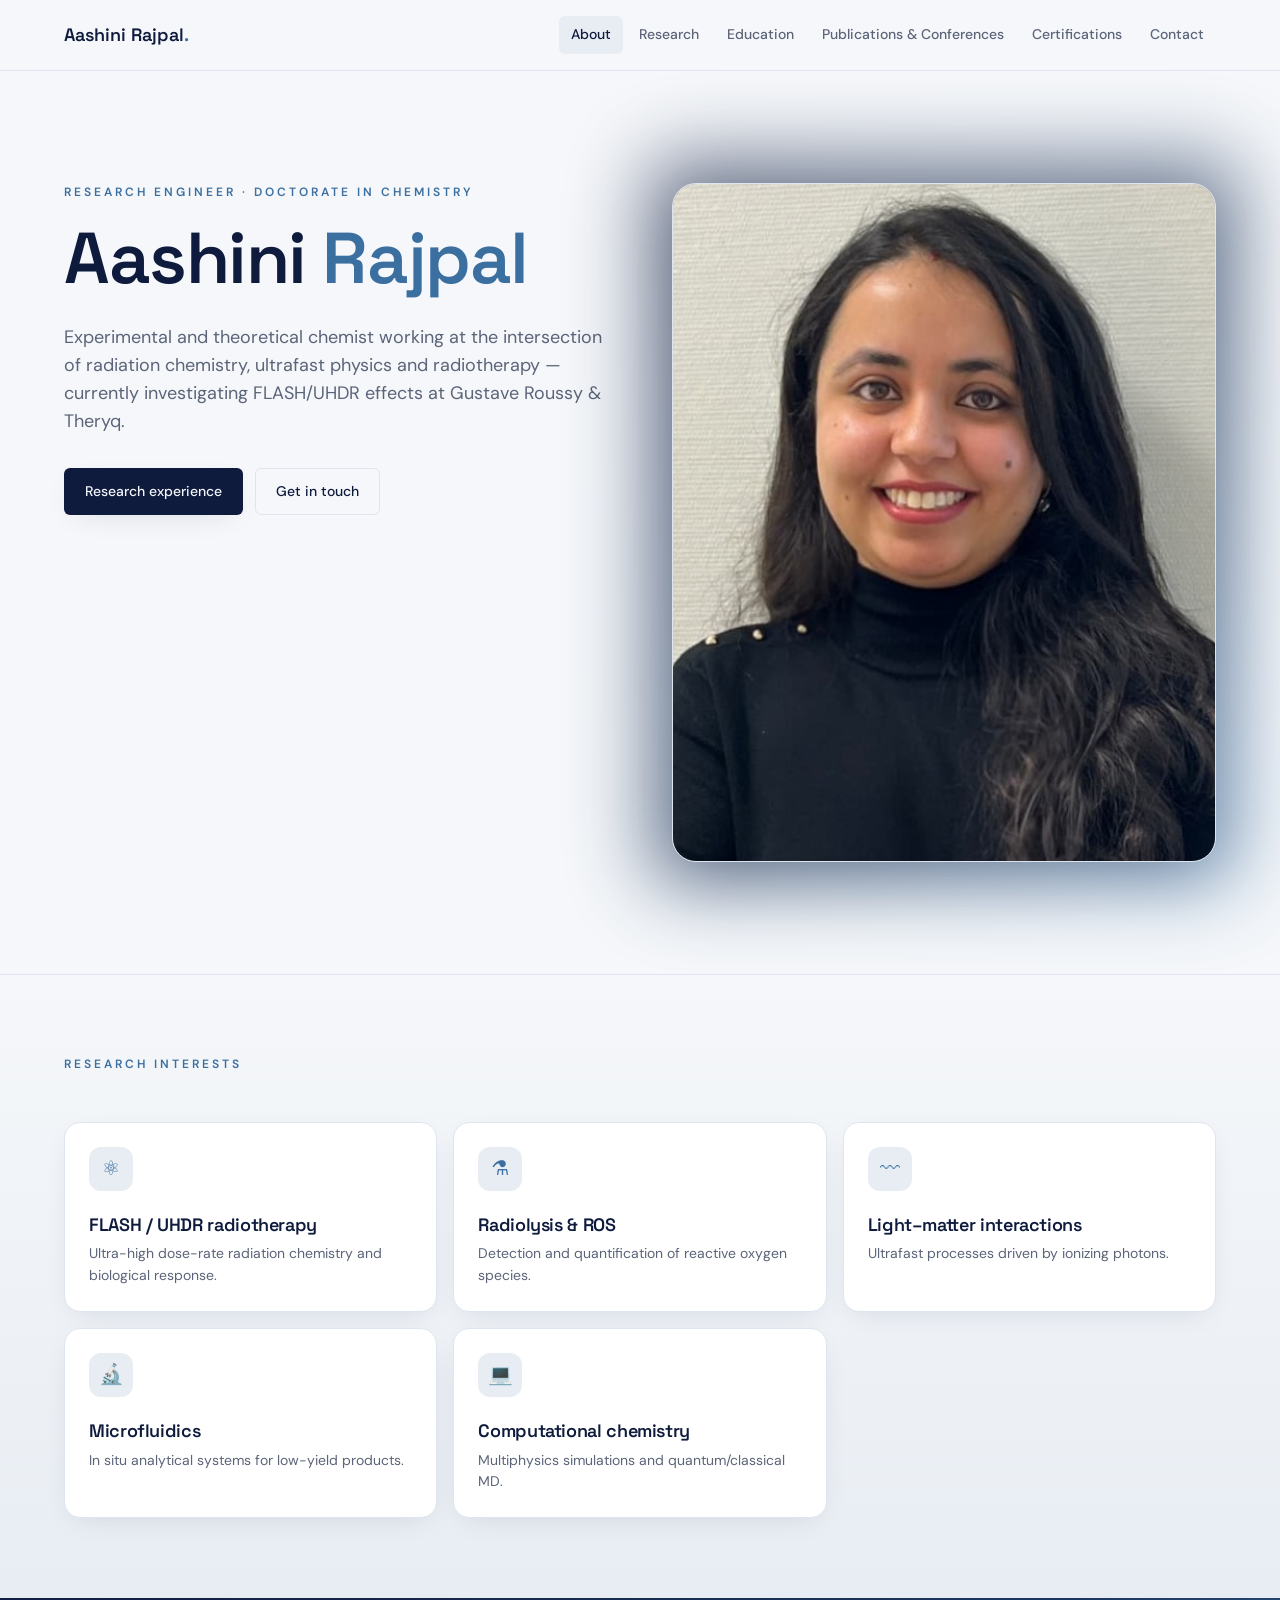
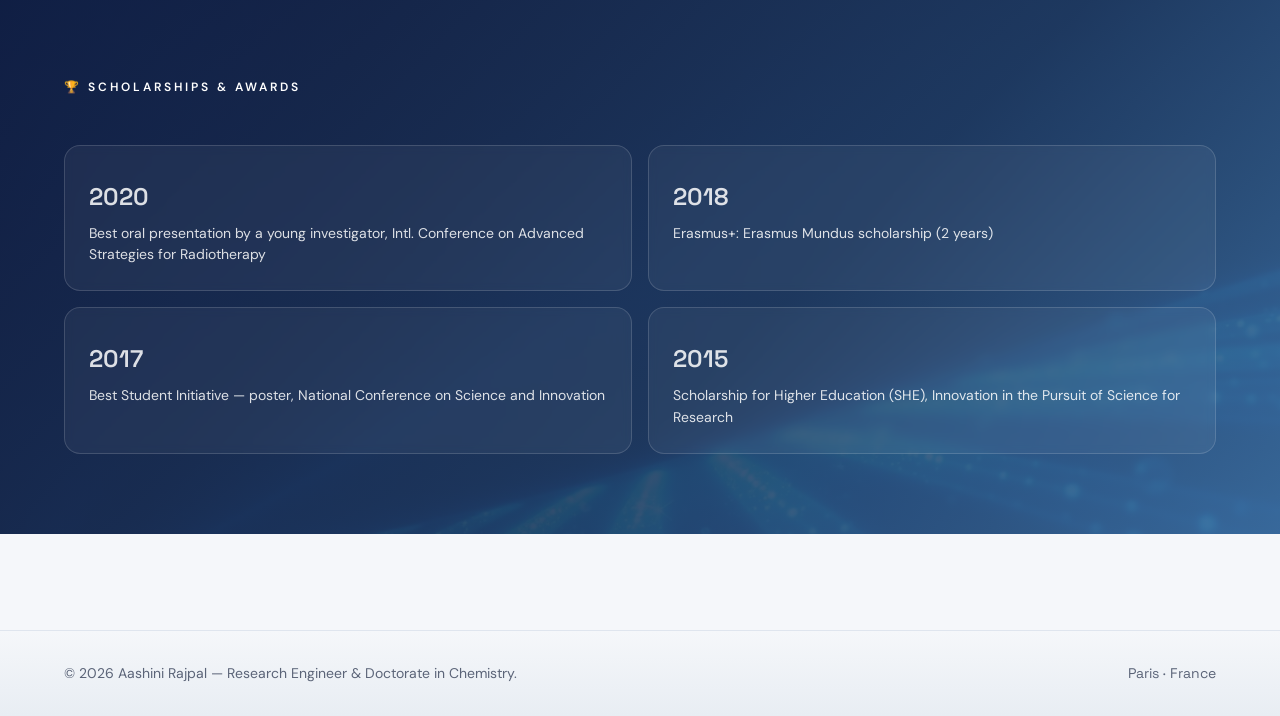
<file: index.html>
<!DOCTYPE html><html lang="en"><head>
<meta charset="utf-8"><meta name="viewport" content="width=device-width,initial-scale=1">
<title>About — Aashini Rajpal</title>
<meta name="description" content="Research Engineer and Doctorate in Chemistry. Experimental and theoretical work on FLASH/UHDR radiotherapy and radiation chemistry.">
<link rel="stylesheet" href="styles.css">
</head><body>
<header class="header"><nav class="nav">
<a class="brand" href="index.html">Aashini Rajpal<span>.</span></a>
<div class="nav-links"><a href="index.html" class="active">About</a><a href="research.html">Research</a><a href="education.html">Education</a><a href="publications.html">Publications & Conferences</a><a href="certifications.html">Certifications</a><a href="contact.html">Contact</a></div>
<button class="menu-btn" aria-label="menu">☰</button>
</nav><div class="mobile-menu"><a href="index.html">About</a><a href="research.html">Research</a><a href="education.html">Education</a><a href="publications.html">Publications & Conferences</a><a href="certifications.html">Certifications</a><a href="contact.html">Contact</a></div></header>
<main>
<section class="hero">
  <div>
    <p class="eyebrow">Research Engineer · Doctorate in Chemistry</p>
    <h1>Aashini <span class="accent">Rajpal</span></h1>
    <p class="lead">Experimental and theoretical chemist working at the intersection of radiation chemistry, ultrafast physics and radiotherapy — currently investigating FLASH/UHDR effects at Gustave Roussy &amp; Theryq.</p>
    <div class="hero-ctas">
      <a class="btn btn-primary" href="research.html">Research experience</a>
      <a class="btn btn-outline" href="contact.html">Get in touch</a>
    </div>
  </div>
  <div class="hero-img-wrap">
    <div class="hero-img-glow"></div>
    <div class="hero-img"><img src="assets/profile.jpg" alt="Portrait of Aashini Rajpal"></div>
  </div>
</section>

<section class="section section-subtle">
  <div class="container">
    <p class="eyebrow mb-12">Research interests</p>
    <div class="grid grid-3">
      <div class="card"><div class="icon-box">⚛</div><h3>FLASH / UHDR radiotherapy</h3><p>Ultra-high dose-rate radiation chemistry and biological response.</p></div><div class="card"><div class="icon-box">⚗</div><h3>Radiolysis &amp; ROS</h3><p>Detection and quantification of reactive oxygen species.</p></div><div class="card"><div class="icon-box">〰</div><h3>Light–matter interactions</h3><p>Ultrafast processes driven by ionizing photons.</p></div><div class="card"><div class="icon-box">🔬</div><h3>Microfluidics</h3><p>In situ analytical systems for low-yield products.</p></div><div class="card"><div class="icon-box">💻</div><h3>Computational chemistry</h3><p>Multiphysics simulations and quantum/classical MD.</p></div>
    </div>
  </div>
</section>

<section class="section section-dark">
  <img class="bg-img" src="assets/hero-bg.jpg" alt="">
  <div class="bg-overlay"></div>
  <div class="container">
    <p class="eyebrow mb-12" style="color:#fff">🏆 Scholarships & Awards</p>
    <ul class="grid grid-2">
      <li class="award-card"><p class="year">2020</p><p>Best oral presentation by a young investigator, Intl. Conference on Advanced Strategies for Radiotherapy</p></li><li class="award-card"><p class="year">2018</p><p>Erasmus+: Erasmus Mundus scholarship (2 years)</p></li><li class="award-card"><p class="year">2017</p><p>Best Student Initiative — poster, National Conference on Science and Innovation</p></li><li class="award-card"><p class="year">2015</p><p>Scholarship for Higher Education (SHE), Innovation in the Pursuit of Science for Research</p></li>
    </ul>
  </div>
</section>
</main>
<footer class="footer"><div class="footer-inner">
<p>© 2026 Aashini Rajpal — Research Engineer & Doctorate in Chemistry.</p>
<p style="font-family:var(--font-display)">Paris · France</p>
</div></footer>
<script src="script.js"></script>
</body></html>
</file>
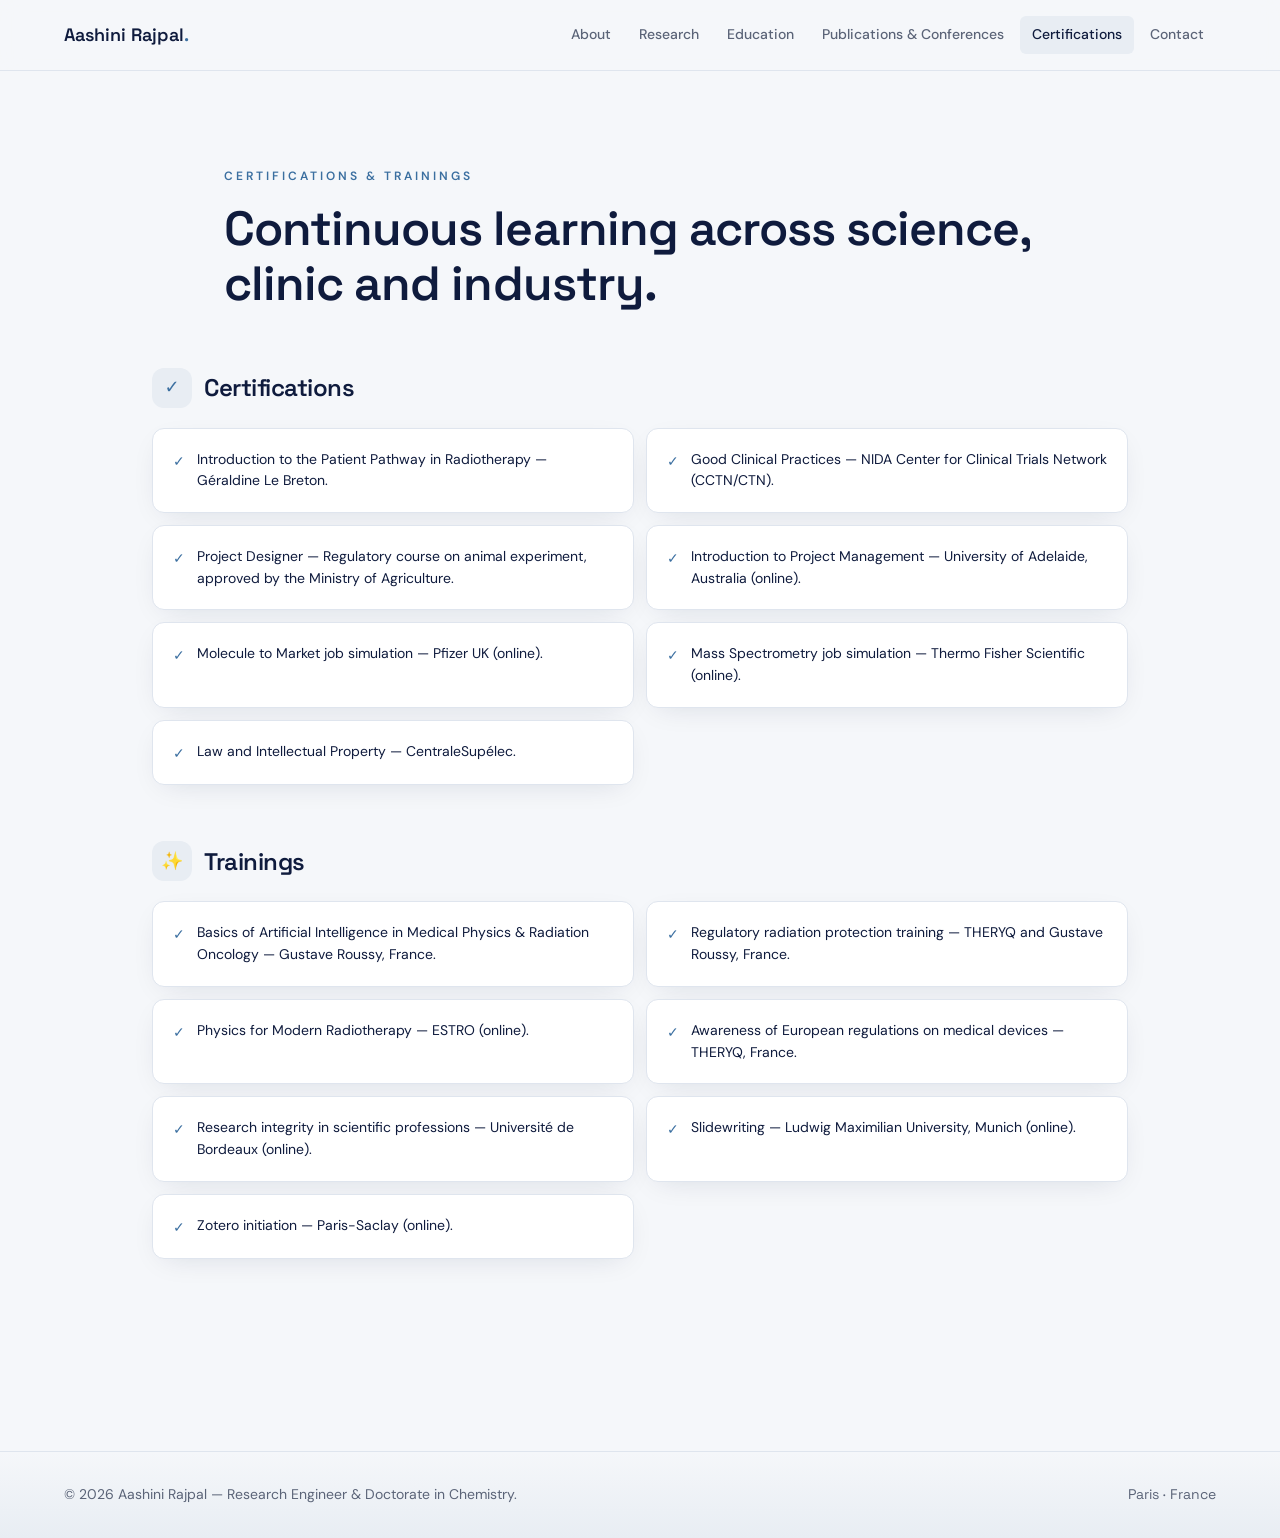
<file: certifications.html>
<!DOCTYPE html><html lang="en"><head>
<meta charset="utf-8"><meta name="viewport" content="width=device-width,initial-scale=1">
<title>Certifications &amp; Trainings — Aashini Rajpal</title>
<meta name="description" content="Professional certifications and trainings in radiotherapy, clinical research, project management and AI in medical physics.">
<link rel="stylesheet" href="styles.css">
</head><body>
<header class="header"><nav class="nav">
<a class="brand" href="index.html">Aashini Rajpal<span>.</span></a>
<div class="nav-links"><a href="index.html">About</a><a href="research.html">Research</a><a href="education.html">Education</a><a href="publications.html">Publications & Conferences</a><a href="certifications.html" class="active">Certifications</a><a href="contact.html">Contact</a></div>
<button class="menu-btn" aria-label="menu">☰</button>
</nav><div class="mobile-menu"><a href="index.html">About</a><a href="research.html">Research</a><a href="education.html">Education</a><a href="publications.html">Publications & Conferences</a><a href="certifications.html">Certifications</a><a href="contact.html">Contact</a></div></header>
<main><div class="page-header"><p class="eyebrow">Certifications &amp; Trainings</p><h1 class="page-title">Continuous learning across science, clinic and industry.</h1></div><div class="medium space-y-14" style="padding-bottom:96px"><section><div class="icon-head"><div class="ico">✓</div><h2>Certifications</h2></div><ul class="cert-grid"><li><span class="check">✓</span><span>Introduction to the Patient Pathway in Radiotherapy — Géraldine Le Breton.</span></li><li><span class="check">✓</span><span>Good Clinical Practices — NIDA Center for Clinical Trials Network (CCTN/CTN).</span></li><li><span class="check">✓</span><span>Project Designer — Regulatory course on animal experiment, approved by the Ministry of Agriculture.</span></li><li><span class="check">✓</span><span>Introduction to Project Management — University of Adelaide, Australia (online).</span></li><li><span class="check">✓</span><span>Molecule to Market job simulation — Pfizer UK (online).</span></li><li><span class="check">✓</span><span>Mass Spectrometry job simulation — Thermo Fisher Scientific (online).</span></li><li><span class="check">✓</span><span>Law and Intellectual Property — CentraleSupélec.</span></li></ul></section><section><div class="icon-head"><div class="ico">✨</div><h2>Trainings</h2></div><ul class="cert-grid"><li><span class="check">✓</span><span>Basics of Artificial Intelligence in Medical Physics &amp; Radiation Oncology — Gustave Roussy, France.</span></li><li><span class="check">✓</span><span>Regulatory radiation protection training — THERYQ and Gustave Roussy, France.</span></li><li><span class="check">✓</span><span>Physics for Modern Radiotherapy — ESTRO (online).</span></li><li><span class="check">✓</span><span>Awareness of European regulations on medical devices — THERYQ, France.</span></li><li><span class="check">✓</span><span>Research integrity in scientific professions — Université de Bordeaux (online).</span></li><li><span class="check">✓</span><span>Slidewriting — Ludwig Maximilian University, Munich (online).</span></li><li><span class="check">✓</span><span>Zotero initiation — Paris-Saclay (online).</span></li></ul></section></div></main>
<footer class="footer"><div class="footer-inner">
<p>© 2026 Aashini Rajpal — Research Engineer & Doctorate in Chemistry.</p>
<p style="font-family:var(--font-display)">Paris · France</p>
</div></footer>
<script src="script.js"></script>
</body></html>
</file>
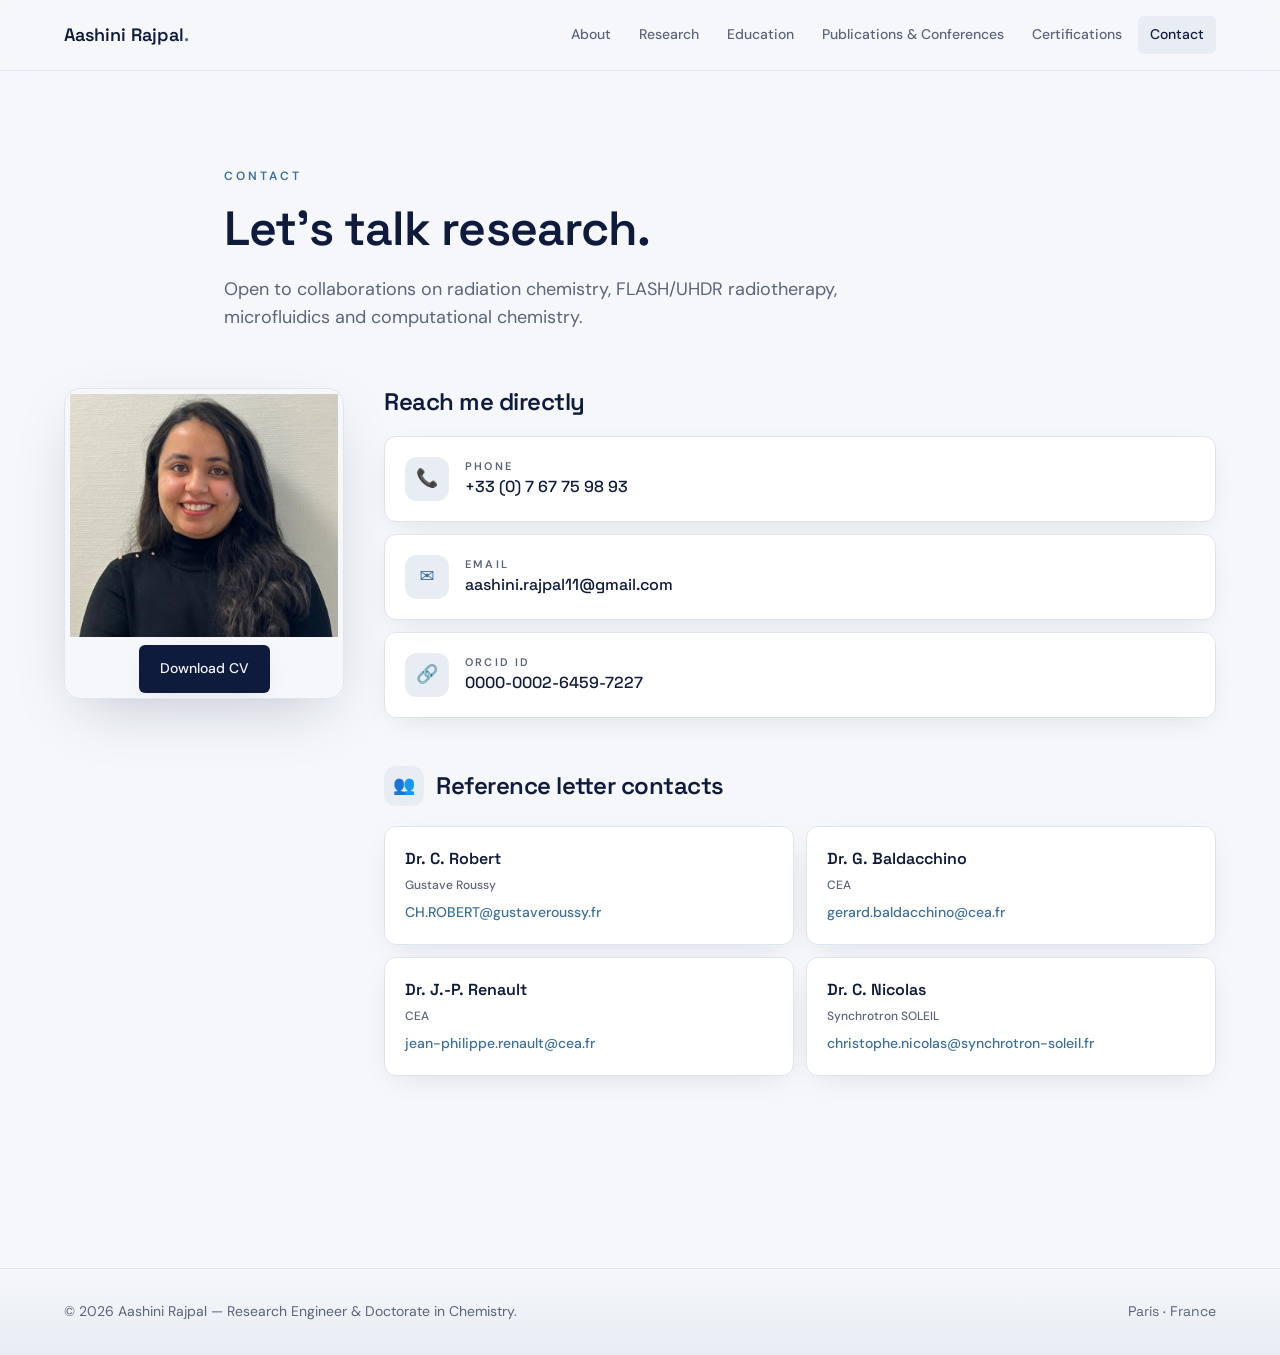
<file: contact.html>
<!DOCTYPE html><html lang="en"><head>
<meta charset="utf-8"><meta name="viewport" content="width=device-width,initial-scale=1">
<title>Contact — Aashini Rajpal</title>
<meta name="description" content="Get in touch with Aashini Rajpal — phone, email, ORCID and academic references.">
<link rel="stylesheet" href="styles.css">
</head><body>
<header class="header"><nav class="nav">
<a class="brand" href="index.html">Aashini Rajpal<span>.</span></a>
<div class="nav-links"><a href="index.html">About</a><a href="research.html">Research</a><a href="education.html">Education</a><a href="publications.html">Publications & Conferences</a><a href="certifications.html">Certifications</a><a href="contact.html" class="active">Contact</a></div>
<button class="menu-btn" aria-label="menu">☰</button>
</nav><div class="mobile-menu"><a href="index.html">About</a><a href="research.html">Research</a><a href="education.html">Education</a><a href="publications.html">Publications & Conferences</a><a href="certifications.html">Certifications</a><a href="contact.html">Contact</a></div></header>
<main><div class="page-header"><p class="eyebrow">Contact</p><h1 class="page-title">Let&#x27;s talk research.</h1><p class="page-desc">Open to collaborations on radiation chemistry, FLASH/UHDR radiotherapy, microfluidics and computational chemistry.</p></div><div class="container" style="padding-bottom:96px"><div class="contact-grid">
<aside><div class="contact-photo"><img class="photo-cv" src="assets/profile.jpg" alt="Aashini Rajpal"><a class="btn-cv" href="assets/research-engineer-aashini-france.pdf" download>Download CV</a></div></aside>
<div class="space-y-12">
  <section><h2 style="font-size:24px;font-weight:600">Reach me directly</h2><ul class="contact-list"><li><a class="contact-item" href="tel:+33767759893"><div class="ico">📞</div><div><p class="label">Phone</p><p class="val">+33 (0) 7 67 75 98 93</p></div></a></li><li><a class="contact-item" href="mailto:aashini.rajpal11@gmail.com"><div class="ico">✉</div><div><p class="label">Email</p><p class="val">aashini.rajpal11@gmail.com</p></div></a></li><li><a class="contact-item" href="https://orcid.org/0000-0002-6459-7227" target="_blank" rel="noreferrer"><div class="ico">🔗</div><div><p class="label">ORCID iD</p><p class="val">0000-0002-6459-7227</p></div></a></li></ul></section>
  <section><div class="icon-head"><div class="ico">👥</div><h2>Reference letter contacts</h2></div><div class="ref-grid"><a class="ref-card" href="mailto:CH.ROBERT@gustaveroussy.fr"><p class="name">Dr. C. Robert</p><p class="org">Gustave Roussy</p><p class="email">CH.ROBERT@gustaveroussy.fr</p></a><a class="ref-card" href="mailto:gerard.baldacchino@cea.fr"><p class="name">Dr. G. Baldacchino</p><p class="org">CEA</p><p class="email">gerard.baldacchino@cea.fr</p></a><a class="ref-card" href="mailto:jean-philippe.renault@cea.fr"><p class="name">Dr. J.-P. Renault</p><p class="org">CEA</p><p class="email">jean-philippe.renault@cea.fr</p></a><a class="ref-card" href="mailto:christophe.nicolas@synchrotron-soleil.fr"><p class="name">Dr. C. Nicolas</p><p class="org">Synchrotron SOLEIL</p><p class="email">christophe.nicolas@synchrotron-soleil.fr</p></a></div></section>
</div></div></div></main>
<footer class="footer"><div class="footer-inner">
<p>© 2026 Aashini Rajpal — Research Engineer & Doctorate in Chemistry.</p>
<p style="font-family:var(--font-display)">Paris · France</p>
</div></footer>
<script src="script.js"></script>
</body></html>
</file>
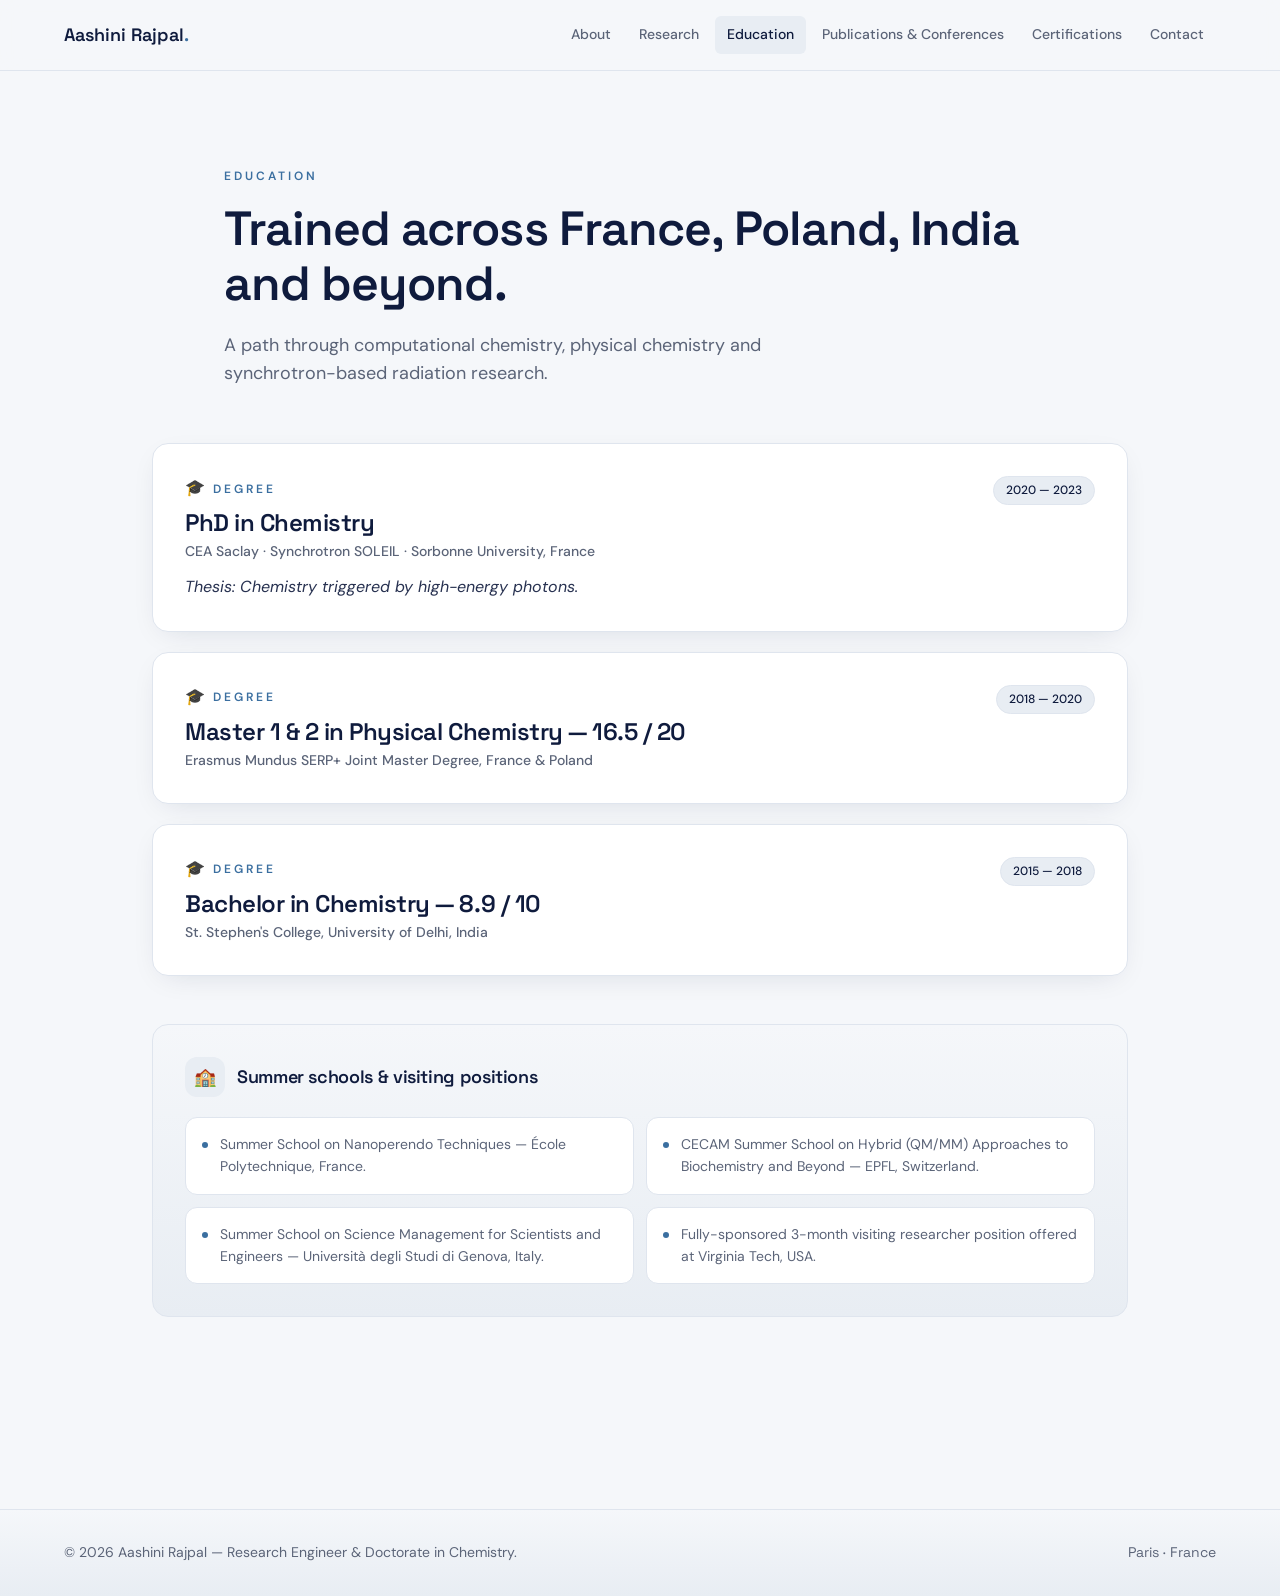
<file: education.html>
<!DOCTYPE html><html lang="en"><head>
<meta charset="utf-8"><meta name="viewport" content="width=device-width,initial-scale=1">
<title>Education — Aashini Rajpal</title>
<meta name="description" content="PhD, Erasmus Mundus Master in Physical Chemistry, Bachelor in Chemistry, summer schools across Europe and the US.">
<link rel="stylesheet" href="styles.css">
</head><body>
<header class="header"><nav class="nav">
<a class="brand" href="index.html">Aashini Rajpal<span>.</span></a>
<div class="nav-links"><a href="index.html">About</a><a href="research.html">Research</a><a href="education.html" class="active">Education</a><a href="publications.html">Publications & Conferences</a><a href="certifications.html">Certifications</a><a href="contact.html">Contact</a></div>
<button class="menu-btn" aria-label="menu">☰</button>
</nav><div class="mobile-menu"><a href="index.html">About</a><a href="research.html">Research</a><a href="education.html">Education</a><a href="publications.html">Publications & Conferences</a><a href="certifications.html">Certifications</a><a href="contact.html">Contact</a></div></header>
<main><div class="page-header"><p class="eyebrow">Education</p><h1 class="page-title">Trained across France, Poland, India and beyond.</h1><p class="page-desc">A path through computational chemistry, physical chemistry and synchrotron-based radiation research.</p></div><div class="medium space-y-12" style="padding-bottom:96px">
<div class="grid" style="gap:20px"><article class="degree-card"><div class="degree-row">
<div>
<div style="display:inline-flex;align-items:center;gap:8px;color:var(--accent);margin-bottom:8px">🎓 <span class="eyebrow" style="margin:0">Degree</span></div>
<h2>PhD in Chemistry</h2><p class="org">CEA Saclay · Synchrotron SOLEIL · Sorbonne University, France</p><p class="summary" style="margin-top:12px">Thesis: Chemistry triggered by high-energy photons.</p>
</div><span class="pill">2020 — 2023</span>
</div></article><article class="degree-card"><div class="degree-row">
<div>
<div style="display:inline-flex;align-items:center;gap:8px;color:var(--accent);margin-bottom:8px">🎓 <span class="eyebrow" style="margin:0">Degree</span></div>
<h2>Master 1 &amp; 2 in Physical Chemistry — 16.5 / 20</h2><p class="org">Erasmus Mundus SERP+ Joint Master Degree, France &amp; Poland</p>
</div><span class="pill">2018 — 2020</span>
</div></article><article class="degree-card"><div class="degree-row">
<div>
<div style="display:inline-flex;align-items:center;gap:8px;color:var(--accent);margin-bottom:8px">🎓 <span class="eyebrow" style="margin:0">Degree</span></div>
<h2>Bachelor in Chemistry — 8.9 / 10</h2><p class="org">St. Stephen&#x27;s College, University of Delhi, India</p>
</div><span class="pill">2015 — 2018</span>
</div></article></div>
<section class="section-box">
  <div class="icon-head"><div class="ico">🏫</div><h2 style="font-size:18px">Summer schools & visiting positions</h2></div>
  <ul class="bullet-list"><li>Summer School on Nanoperendo Techniques — École Polytechnique, France.</li><li>CECAM Summer School on Hybrid (QM/MM) Approaches to Biochemistry and Beyond — EPFL, Switzerland.</li><li>Summer School on Science Management for Scientists and Engineers — Università degli Studi di Genova, Italy.</li><li>Fully-sponsored 3-month visiting researcher position offered at Virginia Tech, USA.</li></ul>
</section></div></main>
<footer class="footer"><div class="footer-inner">
<p>© 2026 Aashini Rajpal — Research Engineer & Doctorate in Chemistry.</p>
<p style="font-family:var(--font-display)">Paris · France</p>
</div></footer>
<script src="script.js"></script>
</body></html>
</file>
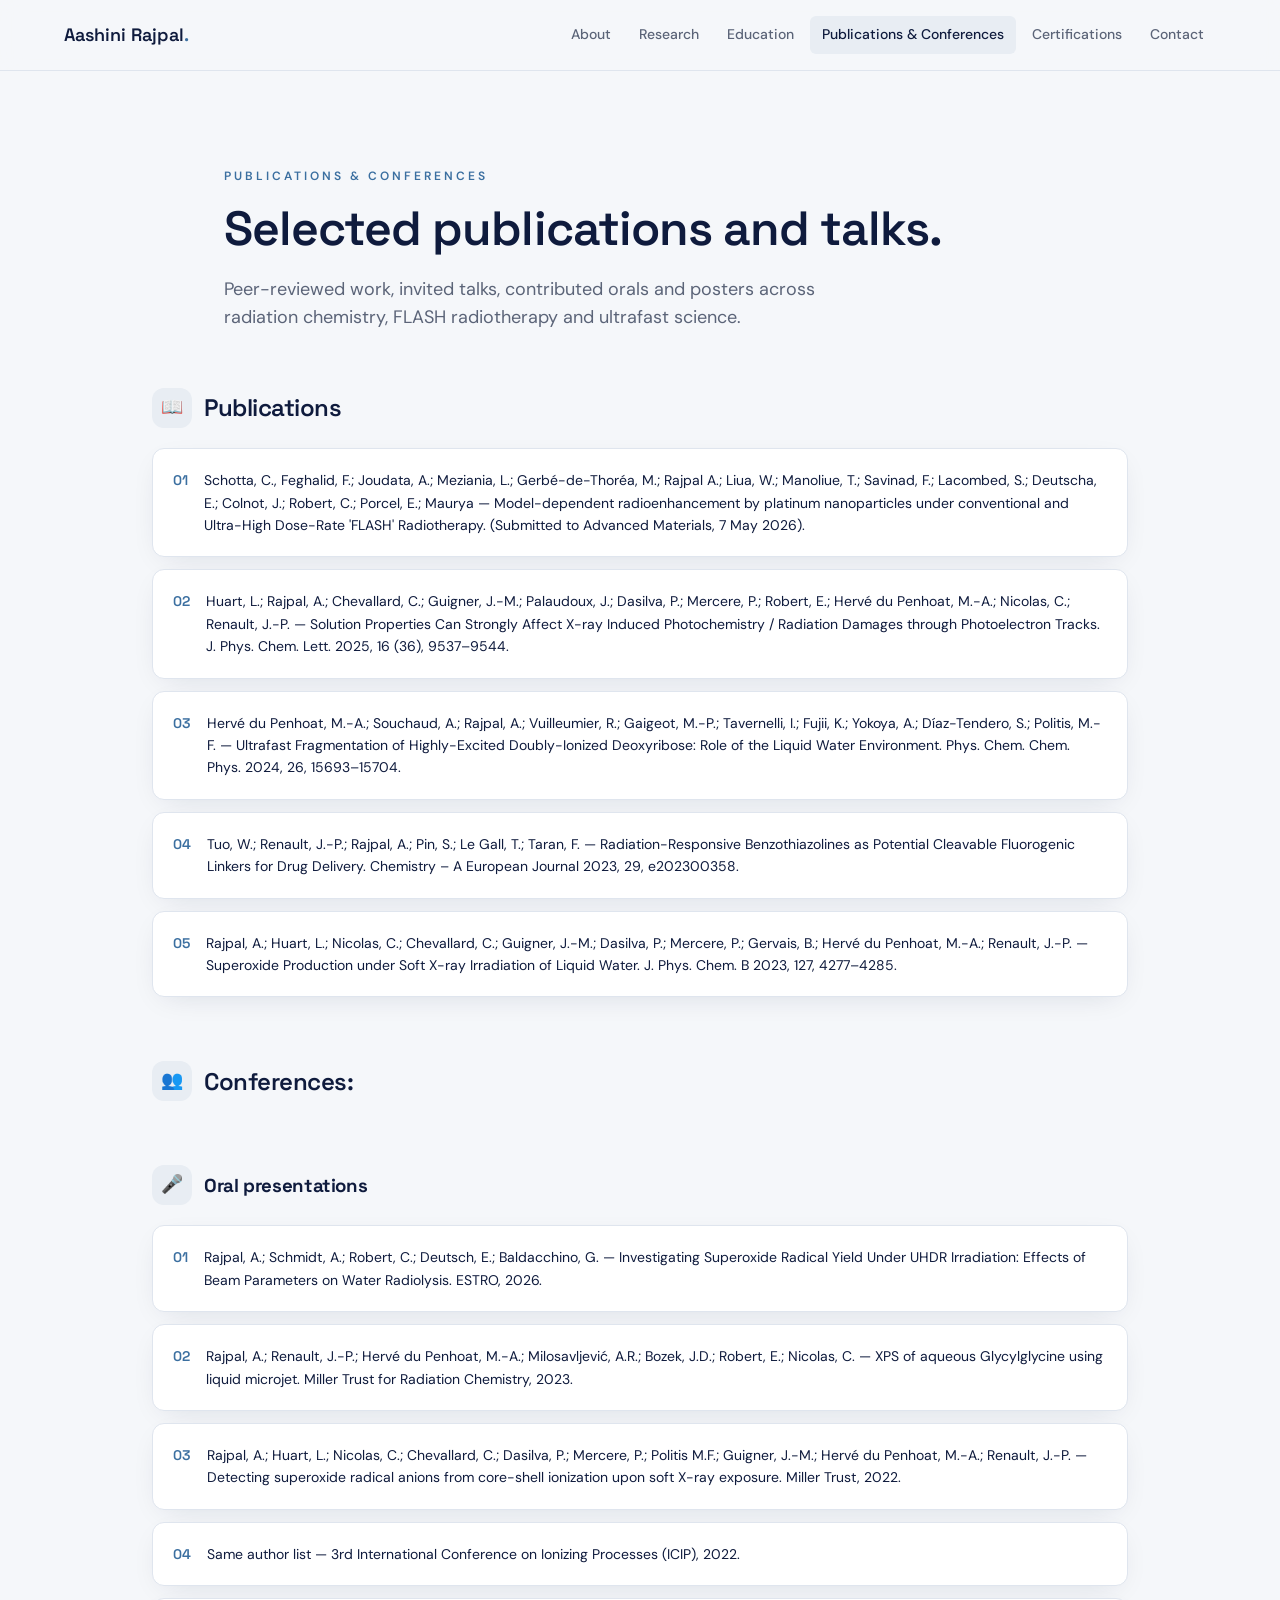
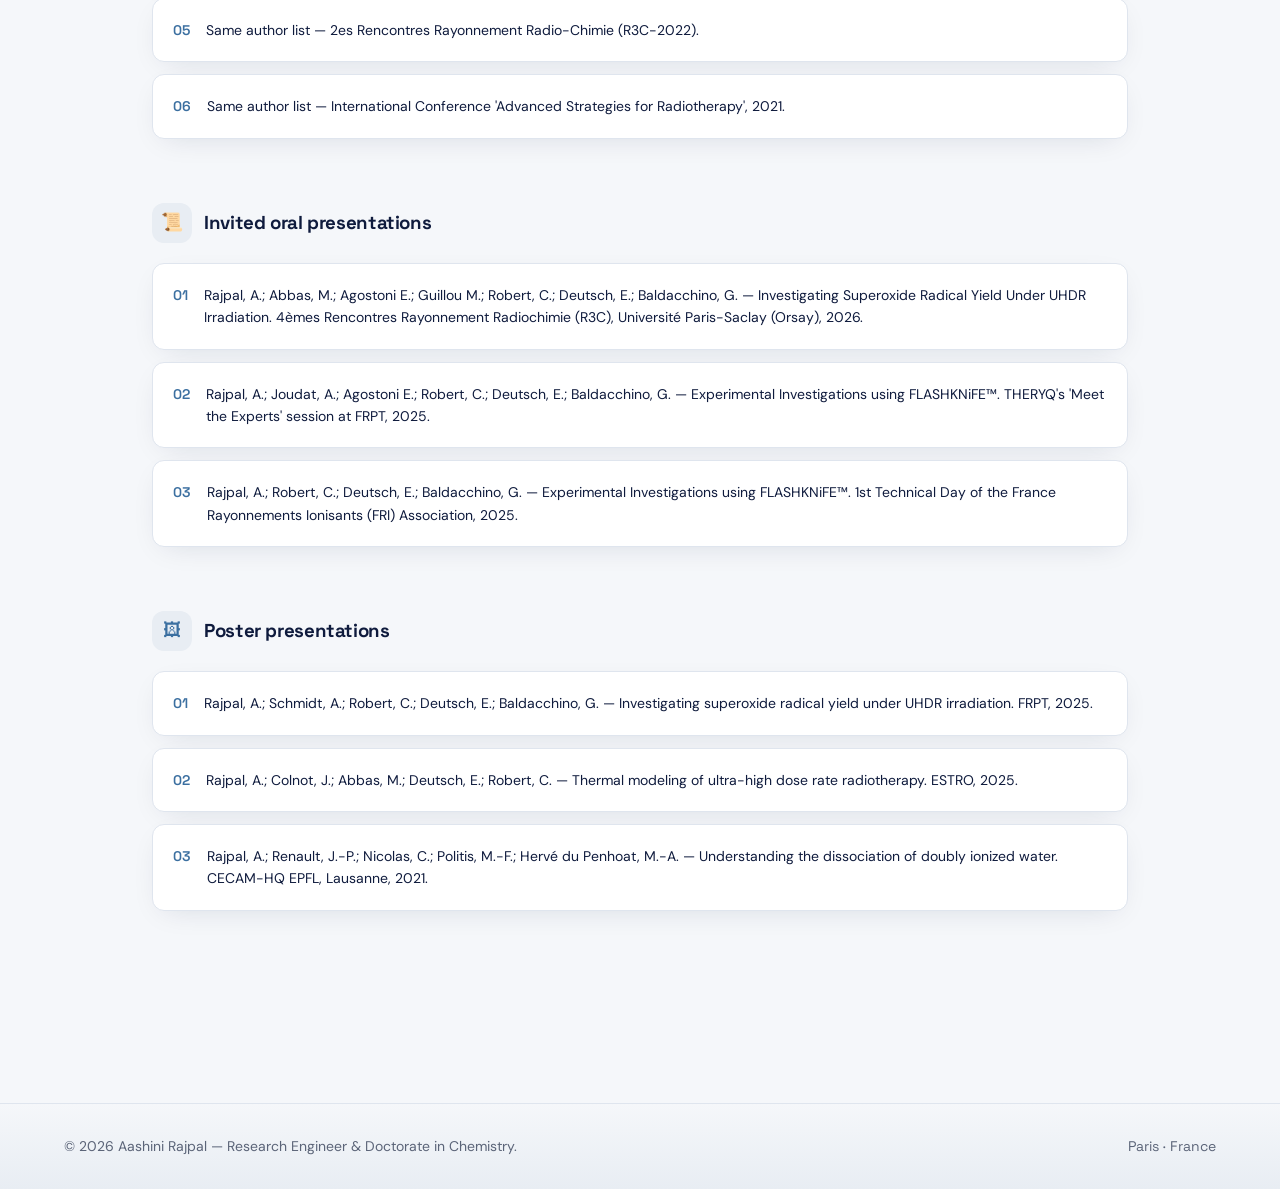
<file: publications.html>
<!DOCTYPE html><html lang="en"><head>
<meta charset="utf-8"><meta name="viewport" content="width=device-width,initial-scale=1">
<title>Publications &amp; Conferences — Aashini Rajpal</title>
<meta name="description" content="Peer-reviewed publications, oral and poster presentations across radiation chemistry and FLASH radiotherapy.">
<link rel="stylesheet" href="styles.css">
</head><body>
<header class="header"><nav class="nav">
<a class="brand" href="index.html">Aashini Rajpal<span>.</span></a>
<div class="nav-links"><a href="index.html">About</a><a href="research.html">Research</a><a href="education.html">Education</a><a href="publications.html" class="active">Publications & Conferences</a><a href="certifications.html">Certifications</a><a href="contact.html">Contact</a></div>
<button class="menu-btn" aria-label="menu">☰</button>
</nav><div class="mobile-menu"><a href="index.html">About</a><a href="research.html">Research</a><a href="education.html">Education</a><a href="publications.html">Publications & Conferences</a><a href="certifications.html">Certifications</a><a href="contact.html">Contact</a></div></header>
<main><div class="page-header"><p class="eyebrow">Publications &amp; Conferences</p><h1 class="page-title">Selected publications and talks.</h1><p class="page-desc">Peer-reviewed work, invited talks, contributed orals and posters across radiation chemistry, FLASH radiotherapy and ultrafast science.</p></div><div class="medium space-y-16" style="padding-bottom:96px"><section><div class="icon-head"><div class="ico">📖</div><h2>Publications</h2></div><ol class="num-list"><li><span class="n">01</span><p>Schotta, C., Feghalid, F.; Joudata, A.; Meziania, L.; Gerbé-de-Thoréa, M.; Rajpal A.; Liua, W.; Manoliue, T.; Savinad, F.; Lacombed, S.; Deutscha, E.; Colnot, J.; Robert, C.; Porcel, E.; Maurya — Model-dependent radioenhancement by platinum nanoparticles under conventional and Ultra-High Dose-Rate &#x27;FLASH&#x27; Radiotherapy. (Submitted to Advanced Materials, 7 May 2026).</p></li><li><span class="n">02</span><p>Huart, L.; Rajpal, A.; Chevallard, C.; Guigner, J.-M.; Palaudoux, J.; Dasilva, P.; Mercere, P.; Robert, E.; Hervé du Penhoat, M.-A.; Nicolas, C.; Renault, J.-P. — Solution Properties Can Strongly Affect X-ray Induced Photochemistry / Radiation Damages through Photoelectron Tracks. J. Phys. Chem. Lett. 2025, 16 (36), 9537–9544.</p></li><li><span class="n">03</span><p>Hervé du Penhoat, M.-A.; Souchaud, A.; Rajpal, A.; Vuilleumier, R.; Gaigeot, M.-P.; Tavernelli, I.; Fujii, K.; Yokoya, A.; Díaz-Tendero, S.; Politis, M.-F. — Ultrafast Fragmentation of Highly-Excited Doubly-Ionized Deoxyribose: Role of the Liquid Water Environment. Phys. Chem. Chem. Phys. 2024, 26, 15693–15704.</p></li><li><span class="n">04</span><p>Tuo, W.; Renault, J.-P.; Rajpal, A.; Pin, S.; Le Gall, T.; Taran, F. — Radiation-Responsive Benzothiazolines as Potential Cleavable Fluorogenic Linkers for Drug Delivery. Chemistry – A European Journal 2023, 29, e202300358.</p></li><li><span class="n">05</span><p>Rajpal, A.; Huart, L.; Nicolas, C.; Chevallard, C.; Guigner, J.-M.; Dasilva, P.; Mercere, P.; Gervais, B.; Hervé du Penhoat, M.-A.; Renault, J.-P. — Superoxide Production under Soft X-ray Irradiation of Liquid Water. J. Phys. Chem. B 2023, 127, 4277–4285.</p></li></ol></section><section><div class="icon-head"><div class="ico">👥</div><h2>Conferences:</h2></div></section><section><div class="icon-head"><div class="ico">🎤</div><h3>Oral presentations</h3></div><ol class="num-list"><li><span class="n">01</span><p>Rajpal, A.; Schmidt, A.; Robert, C.; Deutsch, E.; Baldacchino, G. — Investigating Superoxide Radical Yield Under UHDR Irradiation: Effects of Beam Parameters on Water Radiolysis. ESTRO, 2026.</p></li><li><span class="n">02</span><p>Rajpal, A.; Renault, J.-P.; Hervé du Penhoat, M.-A.; Milosavljević, A.R.; Bozek, J.D.; Robert, E.; Nicolas, C. — XPS of aqueous Glycylglycine using liquid microjet. Miller Trust for Radiation Chemistry, 2023.</p></li><li><span class="n">03</span><p>Rajpal, A.; Huart, L.; Nicolas, C.; Chevallard, C.; Dasilva, P.; Mercere, P.; Politis M.F.; Guigner, J.-M.; Hervé du Penhoat, M.-A.; Renault, J.-P. — Detecting superoxide radical anions from core-shell ionization upon soft X-ray exposure. Miller Trust, 2022.</p></li><li><span class="n">04</span><p>Same author list — 3rd International Conference on Ionizing Processes (ICIP), 2022.</p></li><li><span class="n">05</span><p>Same author list — 2es Rencontres Rayonnement Radio-Chimie (R3C-2022).</p></li><li><span class="n">06</span><p>Same author list — International Conference &#x27;Advanced Strategies for Radiotherapy&#x27;, 2021.</p></li></ol></section><section><div class="icon-head"><div class="ico">📜</div><h3>Invited oral presentations</h3></div><ol class="num-list"><li><span class="n">01</span><p>Rajpal, A.; Abbas, M.; Agostoni E.; Guillou M.; Robert, C.; Deutsch, E.; Baldacchino, G. — Investigating Superoxide Radical Yield Under UHDR Irradiation. 4èmes Rencontres Rayonnement Radiochimie (R3C), Université Paris-Saclay (Orsay), 2026.</p></li><li><span class="n">02</span><p>Rajpal, A.; Joudat, A.; Agostoni E.; Robert, C.; Deutsch, E.; Baldacchino, G. — Experimental Investigations using FLASHKNiFE™. THERYQ&#x27;s &#x27;Meet the Experts&#x27; session at FRPT, 2025.</p></li><li><span class="n">03</span><p>Rajpal, A.; Robert, C.; Deutsch, E.; Baldacchino, G. — Experimental Investigations using FLASHKNiFE™. 1st Technical Day of the France Rayonnements Ionisants (FRI) Association, 2025.</p></li></ol></section><section><div class="icon-head"><div class="ico">🖼</div><h3>Poster presentations</h3></div><ol class="num-list"><li><span class="n">01</span><p>Rajpal, A.; Schmidt, A.; Robert, C.; Deutsch, E.; Baldacchino, G. — Investigating superoxide radical yield under UHDR irradiation. FRPT, 2025.</p></li><li><span class="n">02</span><p>Rajpal, A.; Colnot, J.; Abbas, M.; Deutsch, E.; Robert, C. — Thermal modeling of ultra-high dose rate radiotherapy. ESTRO, 2025.</p></li><li><span class="n">03</span><p>Rajpal, A.; Renault, J.-P.; Nicolas, C.; Politis, M.-F.; Hervé du Penhoat, M.-A. — Understanding the dissociation of doubly ionized water. CECAM-HQ EPFL, Lausanne, 2021.</p></li></ol></section></div></main>
<footer class="footer"><div class="footer-inner">
<p>© 2026 Aashini Rajpal — Research Engineer & Doctorate in Chemistry.</p>
<p style="font-family:var(--font-display)">Paris · France</p>
</div></footer>
<script src="script.js"></script>
</body></html>
</file>
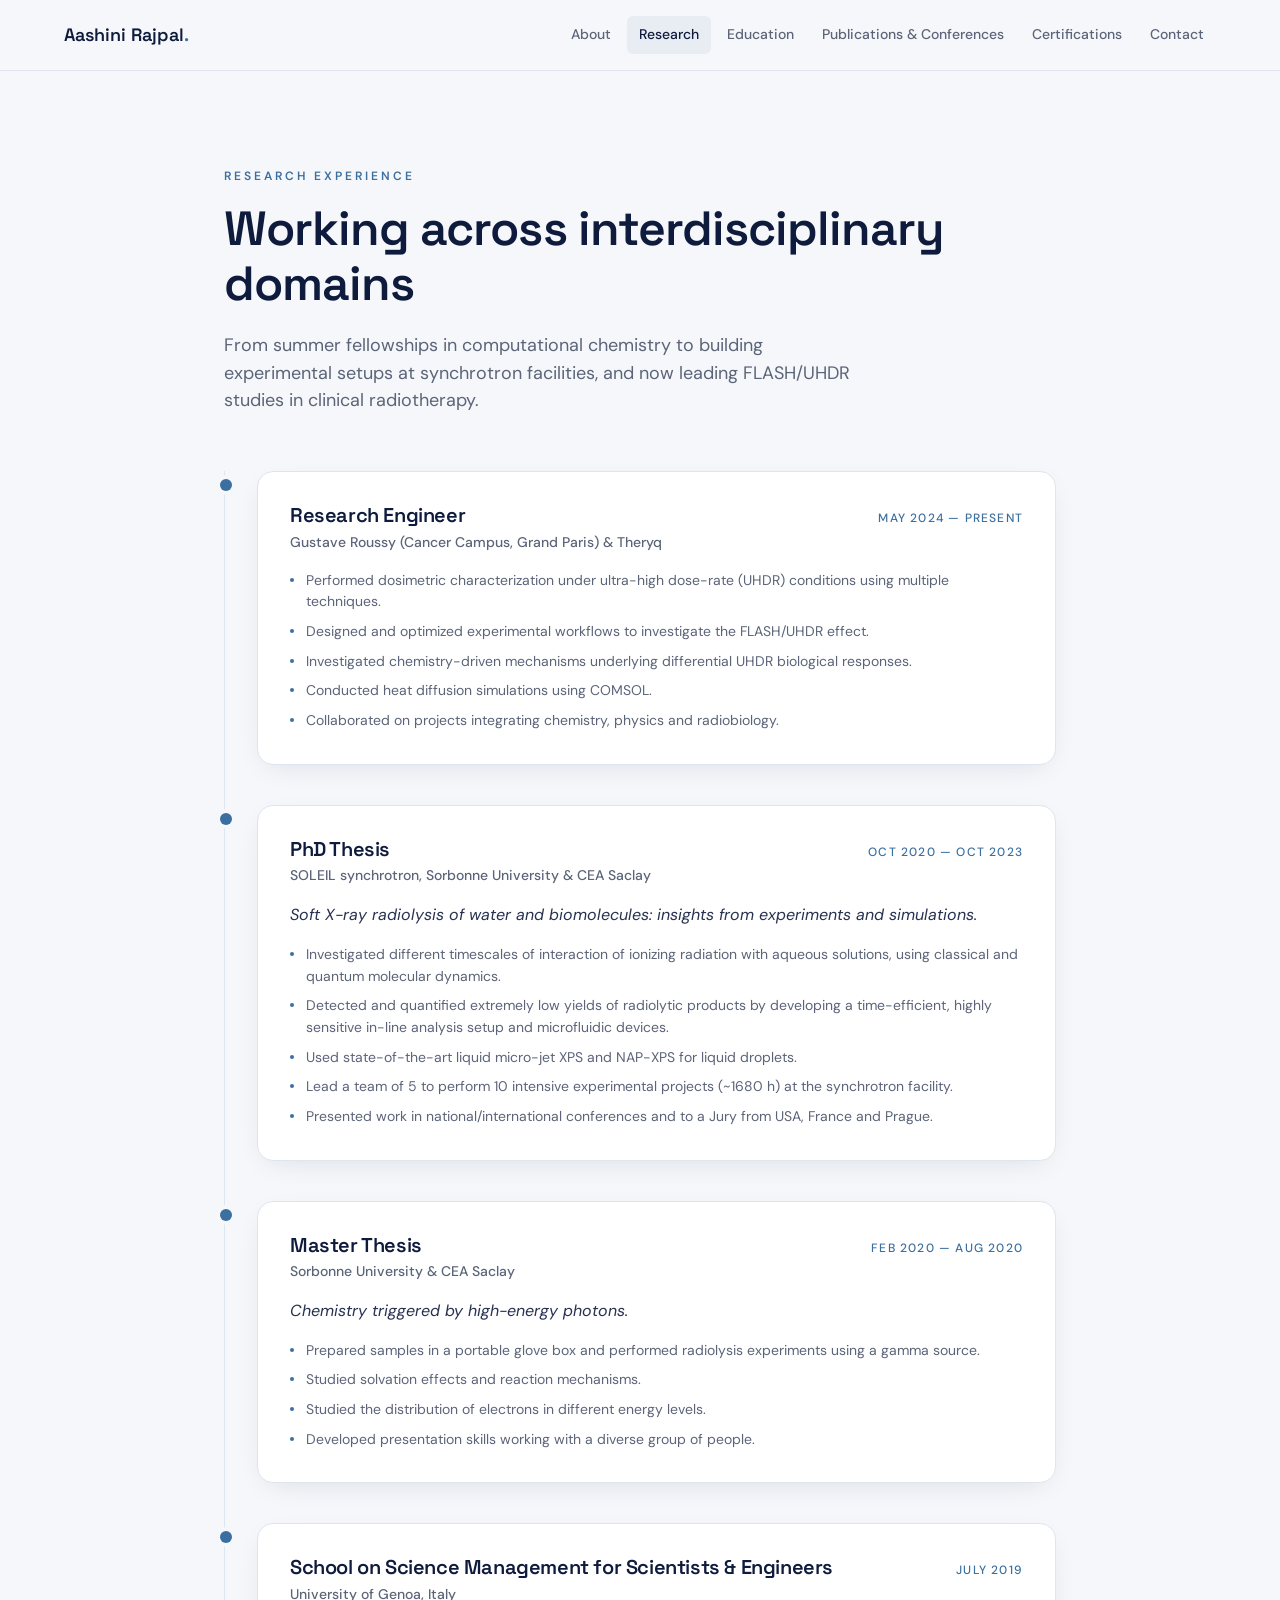
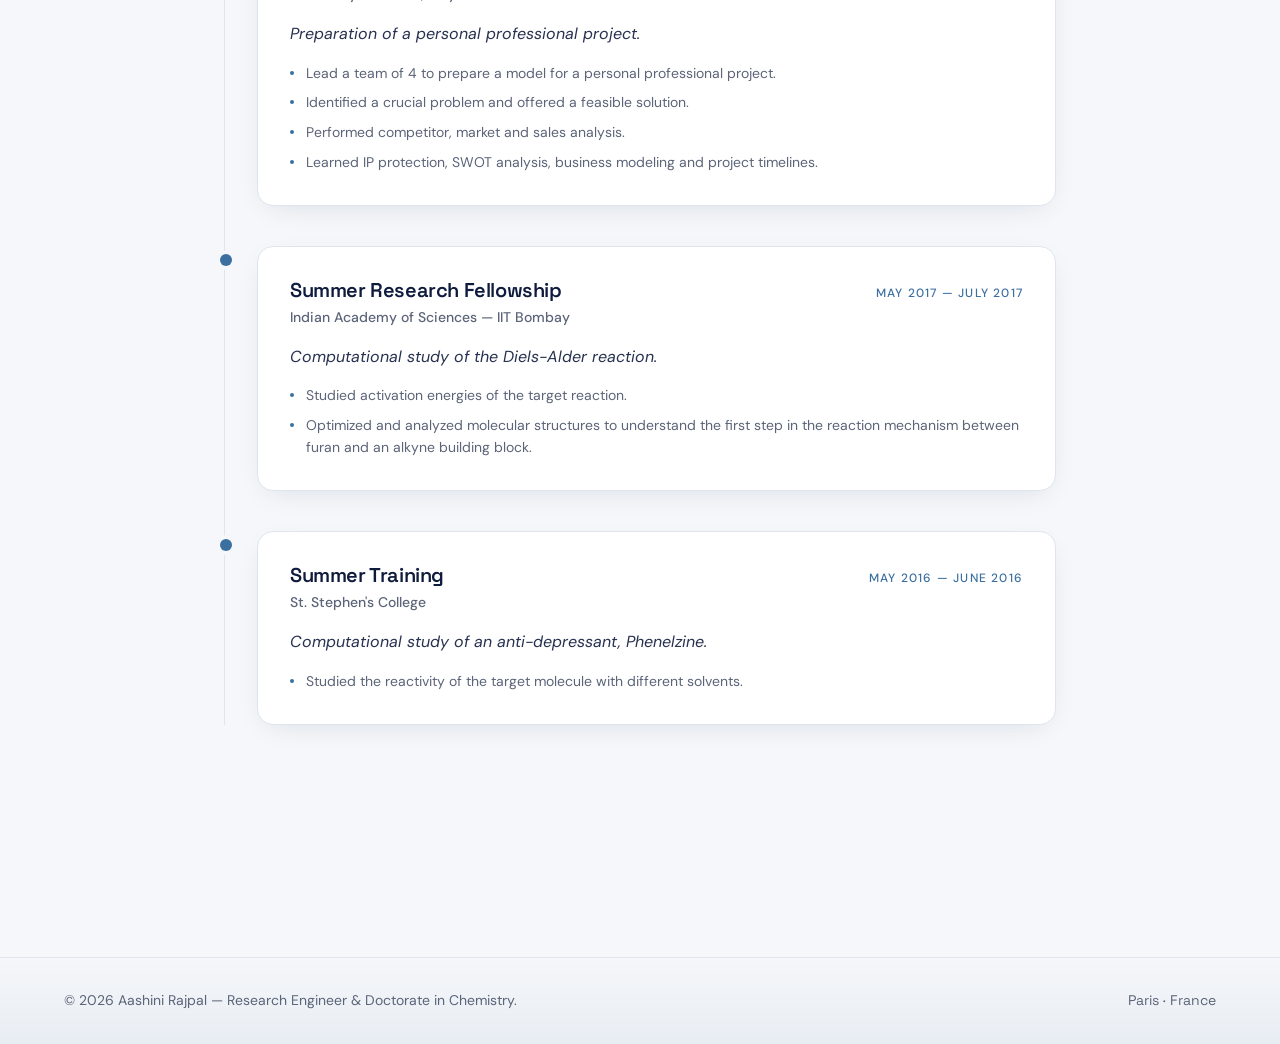
<file: research.html>
<!DOCTYPE html><html lang="en"><head>
<meta charset="utf-8"><meta name="viewport" content="width=device-width,initial-scale=1">
<title>Research Experience — Aashini Rajpal</title>
<meta name="description" content="Research positions from summer fellowships to PhD and current Research Engineer role at Gustave Roussy &amp; Theryq.">
<link rel="stylesheet" href="styles.css">
</head><body>
<header class="header"><nav class="nav">
<a class="brand" href="index.html">Aashini Rajpal<span>.</span></a>
<div class="nav-links"><a href="index.html">About</a><a href="research.html" class="active">Research</a><a href="education.html">Education</a><a href="publications.html">Publications & Conferences</a><a href="certifications.html">Certifications</a><a href="contact.html">Contact</a></div>
<button class="menu-btn" aria-label="menu">☰</button>
</nav><div class="mobile-menu"><a href="index.html">About</a><a href="research.html">Research</a><a href="education.html">Education</a><a href="publications.html">Publications & Conferences</a><a href="certifications.html">Certifications</a><a href="contact.html">Contact</a></div></header>
<main><div class="page-header"><p class="eyebrow">Research Experience</p><h1 class="page-title">Working across interdisciplinary domains</h1><p class="page-desc">From summer fellowships in computational chemistry to building experimental setups at synchrotron facilities, and now leading FLASH/UHDR studies in clinical radiotherapy.</p></div><div class="narrow" style="padding-bottom:96px"><ol class="timeline"><li><div class="timeline-card">
<div class="timeline-head"><h2>Research Engineer</h2><span class="period">May 2024 — Present</span></div>
<p class="org">Gustave Roussy (Cancer Campus, Grand Paris) &amp; Theryq</p>

<ul class="bullets"><li>Performed dosimetric characterization under ultra-high dose-rate (UHDR) conditions using multiple techniques.</li><li>Designed and optimized experimental workflows to investigate the FLASH/UHDR effect.</li><li>Investigated chemistry-driven mechanisms underlying differential UHDR biological responses.</li><li>Conducted heat diffusion simulations using COMSOL.</li><li>Collaborated on projects integrating chemistry, physics and radiobiology.</li></ul>
</div></li><li><div class="timeline-card">
<div class="timeline-head"><h2>PhD Thesis</h2><span class="period">Oct 2020 — Oct 2023</span></div>
<p class="org">SOLEIL synchrotron, Sorbonne University &amp; CEA Saclay</p>
<p class="summary">Soft X-ray radiolysis of water and biomolecules: insights from experiments and simulations.</p>
<ul class="bullets"><li>Investigated different timescales of interaction of ionizing radiation with aqueous solutions, using classical and quantum molecular dynamics.</li><li>Detected and quantified extremely low yields of radiolytic products by developing a time-efficient, highly sensitive in-line analysis setup and microfluidic devices.</li><li>Used state-of-the-art liquid micro-jet XPS and NAP-XPS for liquid droplets.</li><li>Lead a team of 5 to perform 10 intensive experimental projects (~1680 h) at the synchrotron facility.</li><li>Presented work in national/international conferences and to a Jury from USA, France and Prague.</li></ul>
</div></li><li><div class="timeline-card">
<div class="timeline-head"><h2>Master Thesis</h2><span class="period">Feb 2020 — Aug 2020</span></div>
<p class="org">Sorbonne University &amp; CEA Saclay</p>
<p class="summary">Chemistry triggered by high-energy photons.</p>
<ul class="bullets"><li>Prepared samples in a portable glove box and performed radiolysis experiments using a gamma source.</li><li>Studied solvation effects and reaction mechanisms.</li><li>Studied the distribution of electrons in different energy levels.</li><li>Developed presentation skills working with a diverse group of people.</li></ul>
</div></li><li><div class="timeline-card">
<div class="timeline-head"><h2>School on Science Management for Scientists &amp; Engineers</h2><span class="period">July 2019</span></div>
<p class="org">University of Genoa, Italy</p>
<p class="summary">Preparation of a personal professional project.</p>
<ul class="bullets"><li>Lead a team of 4 to prepare a model for a personal professional project.</li><li>Identified a crucial problem and offered a feasible solution.</li><li>Performed competitor, market and sales analysis.</li><li>Learned IP protection, SWOT analysis, business modeling and project timelines.</li></ul>
</div></li><li><div class="timeline-card">
<div class="timeline-head"><h2>Summer Research Fellowship</h2><span class="period">May 2017 — July 2017</span></div>
<p class="org">Indian Academy of Sciences — IIT Bombay</p>
<p class="summary">Computational study of the Diels-Alder reaction.</p>
<ul class="bullets"><li>Studied activation energies of the target reaction.</li><li>Optimized and analyzed molecular structures to understand the first step in the reaction mechanism between furan and an alkyne building block.</li></ul>
</div></li><li><div class="timeline-card">
<div class="timeline-head"><h2>Summer Training</h2><span class="period">May 2016 — June 2016</span></div>
<p class="org">St. Stephen&#x27;s College</p>
<p class="summary">Computational study of an anti-depressant, Phenelzine.</p>
<ul class="bullets"><li>Studied the reactivity of the target molecule with different solvents.</li></ul>
</div></li></ol></div></main>
<footer class="footer"><div class="footer-inner">
<p>© 2026 Aashini Rajpal — Research Engineer & Doctorate in Chemistry.</p>
<p style="font-family:var(--font-display)">Paris · France</p>
</div></footer>
<script src="script.js"></script>
</body></html>
</file>
<file: styles.css>
@import url("https://fonts.googleapis.com/css2?family=Space+Grotesk:wght@400;500;600;700&family=DM+Sans:wght@300;400;500;600&display=swap");

:root{
  --background:#f5f7fa;
  --foreground:#0f1b3d;
  --card:#ffffff;
  --muted:#eef2f7;
  --muted-foreground:#5b6478;
  --border:#dfe5ee;
  --primary:#0f1b3d;
  --primary-foreground:#f3f6fb;
  --accent:#3b6fa0;
  --accent-foreground:#ffffff;
  --secondary:#e8edf3;
  --gradient-hero:linear-gradient(135deg,#0f1b3d 0%,#1e3a5f 60%,#3b6fa0 100%);
  --gradient-subtle:linear-gradient(180deg,#f5f7fa 0%,#e8edf3 100%);
  --shadow-soft:0 8px 30px -12px rgba(15,27,61,.15);
  --shadow-elegant:0 20px 60px -20px rgba(15,27,61,.25);
  --font-display:"Space Grotesk",ui-sans-serif,system-ui,sans-serif;
  --font-body:"DM Sans",ui-sans-serif,system-ui,sans-serif;
}
*{box-sizing:border-box;margin:0;padding:0}
html{scroll-behavior:smooth}
body{font-family:var(--font-body);background:var(--background);color:var(--foreground);line-height:1.55;-webkit-font-smoothing:antialiased}
h1,h2,h3,h4{font-family:var(--font-display);letter-spacing:-.02em;line-height:1.15}
a{color:inherit;text-decoration:none}
img{max-width:100%;display:block}
ul,ol{list-style:none}

/* Header */
.header{position:sticky;top:0;z-index:50;background:rgba(245,247,250,.85);backdrop-filter:blur(12px);border-bottom:1px solid var(--border)}
.nav{max-width:1200px;margin:0 auto;display:flex;align-items:center;justify-content:space-between;padding:16px 24px}
.brand{font-family:var(--font-display);font-weight:600;font-size:18px}
.brand span{color:var(--accent)}
.nav-links{display:flex;gap:4px}
.nav-links a{padding:8px 12px;border-radius:6px;font-size:14px;font-weight:500;color:var(--muted-foreground);transition:all .2s}
.nav-links a:hover{background:var(--secondary);color:var(--foreground)}
.nav-links a.active{background:var(--secondary);color:var(--foreground)}
.menu-btn{display:none;background:none;border:none;cursor:pointer;padding:8px;color:var(--foreground)}
.mobile-menu{display:none;border-top:1px solid var(--border);background:var(--background);padding:8px 16px;flex-direction:column}
.mobile-menu a{padding:12px;border-radius:6px;font-size:14px;color:var(--muted-foreground)}
.mobile-menu.open{display:flex}
@media (max-width:768px){
  .nav-links{display:none}
  .menu-btn{display:block}
}

/* Footer */
.footer{margin-top:96px;border-top:1px solid var(--border);background:var(--gradient-subtle)}
.footer-inner{max-width:1200px;margin:0 auto;padding:32px 24px;display:flex;flex-wrap:wrap;justify-content:space-between;gap:16px;font-size:14px;color:var(--muted-foreground)}

/* Layout */
.container{max-width:1200px;margin:0 auto;padding:0 24px}
.narrow{max-width:880px;margin:0 auto;padding:0 24px}
.medium{max-width:1024px;margin:0 auto;padding:0 24px}

/* Page header */
.page-header{max-width:880px;margin:0 auto;padding:64px 24px 40px}
@media(min-width:768px){.page-header{padding:96px 24px 56px}}
.eyebrow{font-size:12px;font-weight:600;text-transform:uppercase;letter-spacing:.25em;color:var(--accent);margin-bottom:16px}
.page-title{font-size:36px;font-weight:600;color:var(--foreground)}
@media(min-width:768px){.page-title{font-size:48px}}
.page-desc{margin-top:20px;max-width:640px;font-size:18px;color:var(--muted-foreground)}

/* Buttons */
.btn{display:inline-flex;align-items:center;justify-content:center;padding:12px 20px;border-radius:6px;font-size:14px;font-weight:500;transition:all .2s;cursor:pointer;border:1px solid transparent}
.btn-primary{background:var(--primary);color:var(--primary-foreground);box-shadow:var(--shadow-soft)}
.btn-primary:hover{transform:translateY(-1px);box-shadow:var(--shadow-elegant)}
.btn-outline{border-color:var(--border);background:var(--background);color:var(--foreground)}
.btn-outline:hover{background:var(--secondary)}

/* Custom */
.btn-cv{display: flex;justify-content: center;align-items: center;width: fit-content;margin: 5px auto;padding: 12px 20px;background: var(--primary);color: var(--primary-foreground);border: 1px solid transparent;border-radius: 6px;font-size: 14px;font-weight: 500;cursor: pointer;transition: all .2s;box-shadow: var(--shadow-soft);}
.photo-cv{display: flex;justify-content: center;align-items: center;width: fit-content;margin: 2px auto;padding: 3px 5px;border-radius: 2px;font-weight: 500;cursor: pointer;}

/* Hero */
.hero{max-width:1200px;margin:0 auto;padding:64px 24px;display:grid;gap:48px}
@media(min-width:768px){.hero{grid-template-columns:1fr 1fr;gap:64px;padding:112px 24px}}
.hero h1{font-size:48px;font-weight:600}
@media(min-width:768px){.hero h1{font-size:64px}}
@media(min-width:1024px){.hero h1{font-size:72px}}
.hero h1 .accent{color:var(--accent)}
.hero p.lead{margin-top:24px;max-width:560px;font-size:18px;color:var(--muted-foreground)}
.hero-ctas{margin-top:32px;display:flex;flex-wrap:wrap;gap:12px}
.hero-img-wrap{position:relative}
.hero-img-glow{position:absolute;inset:-24px;border-radius:24px;background:var(--gradient-hero);opacity:.6;filter:blur(40px)}
.hero-img{position:relative;border-radius:24px;border:1px solid var(--border);overflow:hidden;box-shadow:var(--shadow-elegant)}
.hero-img img{width:100%;height:100%;object-fit:cover;aspect-ratio:4/5}

/* Sections */
.section{padding:80px 0}
.section-subtle{background:var(--gradient-subtle);border-top:1px solid var(--border)}
.section-dark{position:relative;overflow:hidden;color:#fff}
.section-dark .bg-img{position:absolute;inset:0;width:100%;height:100%;object-fit:cover;opacity:.9}
.section-dark .bg-overlay{position:absolute;inset:0;background:var(--gradient-hero);opacity:.9}
.section-dark .container{position:relative}

/* Grids */
.grid{display:grid;gap:16px}
.grid-2{grid-template-columns:1fr}
.grid-3{grid-template-columns:1fr}
@media(min-width:768px){.grid-2{grid-template-columns:repeat(2,1fr)}.grid-3{grid-template-columns:repeat(2,1fr)}}
@media(min-width:1024px){.grid-3{grid-template-columns:repeat(3,1fr)}}

/* Cards */
.card{border-radius:16px;border:1px solid var(--border);background:var(--card);padding:24px;box-shadow:var(--shadow-soft);transition:all .2s}
.card:hover{transform:translateY(-2px);box-shadow:var(--shadow-elegant);border-color:rgba(59,111,160,.4)}
.card h3{font-size:18px;font-weight:600;margin-top:8px}
.card .icon-box{width:44px;height:44px;border-radius:12px;background:var(--secondary);color:var(--accent);display:inline-flex;align-items:center;justify-content:center;margin-bottom:16px;font-size:20px}
.card p{margin-top:8px;font-size:14px;color:var(--muted-foreground)}

/* Awards */
.award-card{border-radius:16px;border:1px solid rgba(255,255,255,.15);background:rgba(255,255,255,.05);padding:24px;backdrop-filter:blur(4px)}
.award-card .year{font-family:var(--font-display);font-size:24px;font-weight:600}
.award-card p{margin-top:8px;font-size:14px;color:rgba(255,255,255,.85)}

/* Timeline */
.timeline{position:relative;padding-left:32px;border-left:1px solid var(--border)}
.timeline > li{position:relative;margin-bottom:40px}
.timeline > li::before{content:"";position:absolute;left:-37px;top:8px;width:12px;height:12px;border-radius:50%;background:var(--accent);box-shadow:0 0 0 4px var(--background)}
.timeline-card{border-radius:16px;border:1px solid var(--border);background:var(--card);padding:24px;box-shadow:var(--shadow-soft)}
@media(min-width:768px){.timeline-card{padding:32px}}
.timeline-head{display:flex;flex-wrap:wrap;align-items:baseline;justify-content:space-between;gap:8px}
.timeline-head h2{font-size:20px;font-weight:600}
.period{font-size:12px;font-weight:500;text-transform:uppercase;letter-spacing:.1em;color:var(--accent)}
.org{margin-top:4px;font-size:14px;font-weight:500;color:var(--muted-foreground)}
.summary{margin-top:16px;font-style:italic;color:rgba(15,27,61,.9)}
.bullets{margin-top:16px;display:flex;flex-direction:column;gap:8px}
.bullets li{display:flex;gap:12px;font-size:14px;color:var(--muted-foreground)}
.bullets li::before{content:"";flex-shrink:0;margin-top:8px;width:4px;height:4px;border-radius:50%;background:var(--accent)}

/* Education */
.degree-card{border-radius:16px;border:1px solid var(--border);background:var(--card);padding:24px;box-shadow:var(--shadow-soft);transition:all .2s}
.degree-card:hover{transform:translateY(-2px);border-color:rgba(59,111,160,.4);box-shadow:var(--shadow-elegant)}
@media(min-width:768px){.degree-card{padding:32px}}
.degree-row{display:flex;flex-direction:column-reverse;gap:12px}
@media(min-width:768px){.degree-row{flex-direction:row;justify-content:space-between;align-items:flex-start}}
.degree-card h2{font-size:20px;font-weight:600}
@media(min-width:768px){.degree-card h2{font-size:24px}}
.pill{align-self:flex-start;border:1px solid var(--border);background:var(--secondary);padding:4px 12px;border-radius:9999px;font-size:12px;font-weight:500;color:var(--foreground)}
.section-box{border-radius:16px;border:1px solid var(--border);background:var(--gradient-subtle);padding:24px}
@media(min-width:768px){.section-box{padding:32px}}
.bullet-list{display:grid;gap:12px}
@media(min-width:768px){.bullet-list{grid-template-columns:1fr 1fr}}
.bullet-list li{display:flex;gap:12px;border-radius:12px;border:1px solid var(--border);background:var(--card);padding:16px;font-size:14px;color:var(--muted-foreground)}
.bullet-list li::before{content:"";flex-shrink:0;margin-top:8px;width:6px;height:6px;border-radius:50%;background:var(--accent)}

/* Sections w/ icon header */
.icon-head{display:flex;align-items:center;gap:12px;margin-bottom:20px}
.icon-head .ico{width:40px;height:40px;border-radius:12px;background:var(--secondary);color:var(--accent);display:inline-flex;align-items:center;justify-content:center;font-size:18px}
.icon-head h2{font-size:24px;font-weight:600}

/* Numbered list */
.num-list{display:flex;flex-direction:column;gap:12px}
.num-list li{display:flex;gap:16px;border-radius:12px;border:1px solid var(--border);background:var(--card);padding:20px;font-size:14px;line-height:1.6;box-shadow:var(--shadow-soft);transition:border-color .2s}
.num-list li:hover{border-color:rgba(59,111,160,.4)}
.num-list .n{font-family:var(--font-display);font-size:14px;font-weight:600;color:var(--accent);flex-shrink:0}

/* Cert grid */
.cert-grid{display:grid;gap:12px}
@media(min-width:768px){.cert-grid{grid-template-columns:1fr 1fr}}
.cert-grid li{display:flex;gap:12px;border-radius:12px;border:1px solid var(--border);background:var(--card);padding:20px;font-size:14px;box-shadow:var(--shadow-soft);transition:all .2s}
.cert-grid li:hover{transform:translateY(-2px);border-color:rgba(59,111,160,.4);box-shadow:var(--shadow-elegant)}
.cert-grid .check{color:var(--accent);flex-shrink:0;margin-top:2px}

/* Contact */
.contact-grid{display:grid;gap:40px}
@media(min-width:768px){.contact-grid{grid-template-columns:280px 1fr}}
.contact-photo{position:sticky;top:96px;border-radius:16px;border:1px solid var(--border);box-shadow:var(--shadow-elegant);overflow:hidden}
.contact-list{display:flex;flex-direction:column;gap:12px;margin-top:20px}
.contact-item{display:flex;align-items:center;gap:16px;border-radius:12px;border:1px solid var(--border);background:var(--card);padding:20px;box-shadow:var(--shadow-soft);transition:all .2s}
.contact-item:hover{transform:translateY(-2px);border-color:rgba(59,111,160,.5);box-shadow:var(--shadow-elegant)}
.contact-item .ico{width:44px;height:44px;border-radius:12px;background:var(--secondary);color:var(--accent);display:inline-flex;align-items:center;justify-content:center;font-size:18px;flex-shrink:0}
.contact-item .label{font-size:11px;font-weight:600;text-transform:uppercase;letter-spacing:.2em;color:var(--muted-foreground)}
.contact-item .val{font-family:var(--font-display);font-size:16px;font-weight:500}
.ref-grid{display:grid;gap:12px}
@media(min-width:768px){.ref-grid{grid-template-columns:1fr 1fr}}
.ref-card{border-radius:12px;border:1px solid var(--border);background:var(--card);padding:20px;box-shadow:var(--shadow-soft);transition:all .2s;display:block}
.ref-card:hover{transform:translateY(-2px);border-color:rgba(59,111,160,.5);box-shadow:var(--shadow-elegant)}
.ref-card .name{font-family:var(--font-display);font-weight:600}
.ref-card .org{font-size:12px;color:var(--muted-foreground)}
.ref-card .email{margin-top:8px;font-size:14px;font-weight:500;color:var(--accent);word-break:break-all}

.mb-8{margin-bottom:32px}
.mb-12{margin-bottom:48px}
.space-y-16 > * + *{margin-top:64px}
.space-y-12 > * + *{margin-top:48px}
.space-y-14 > * + *{margin-top:56px}
</file>
